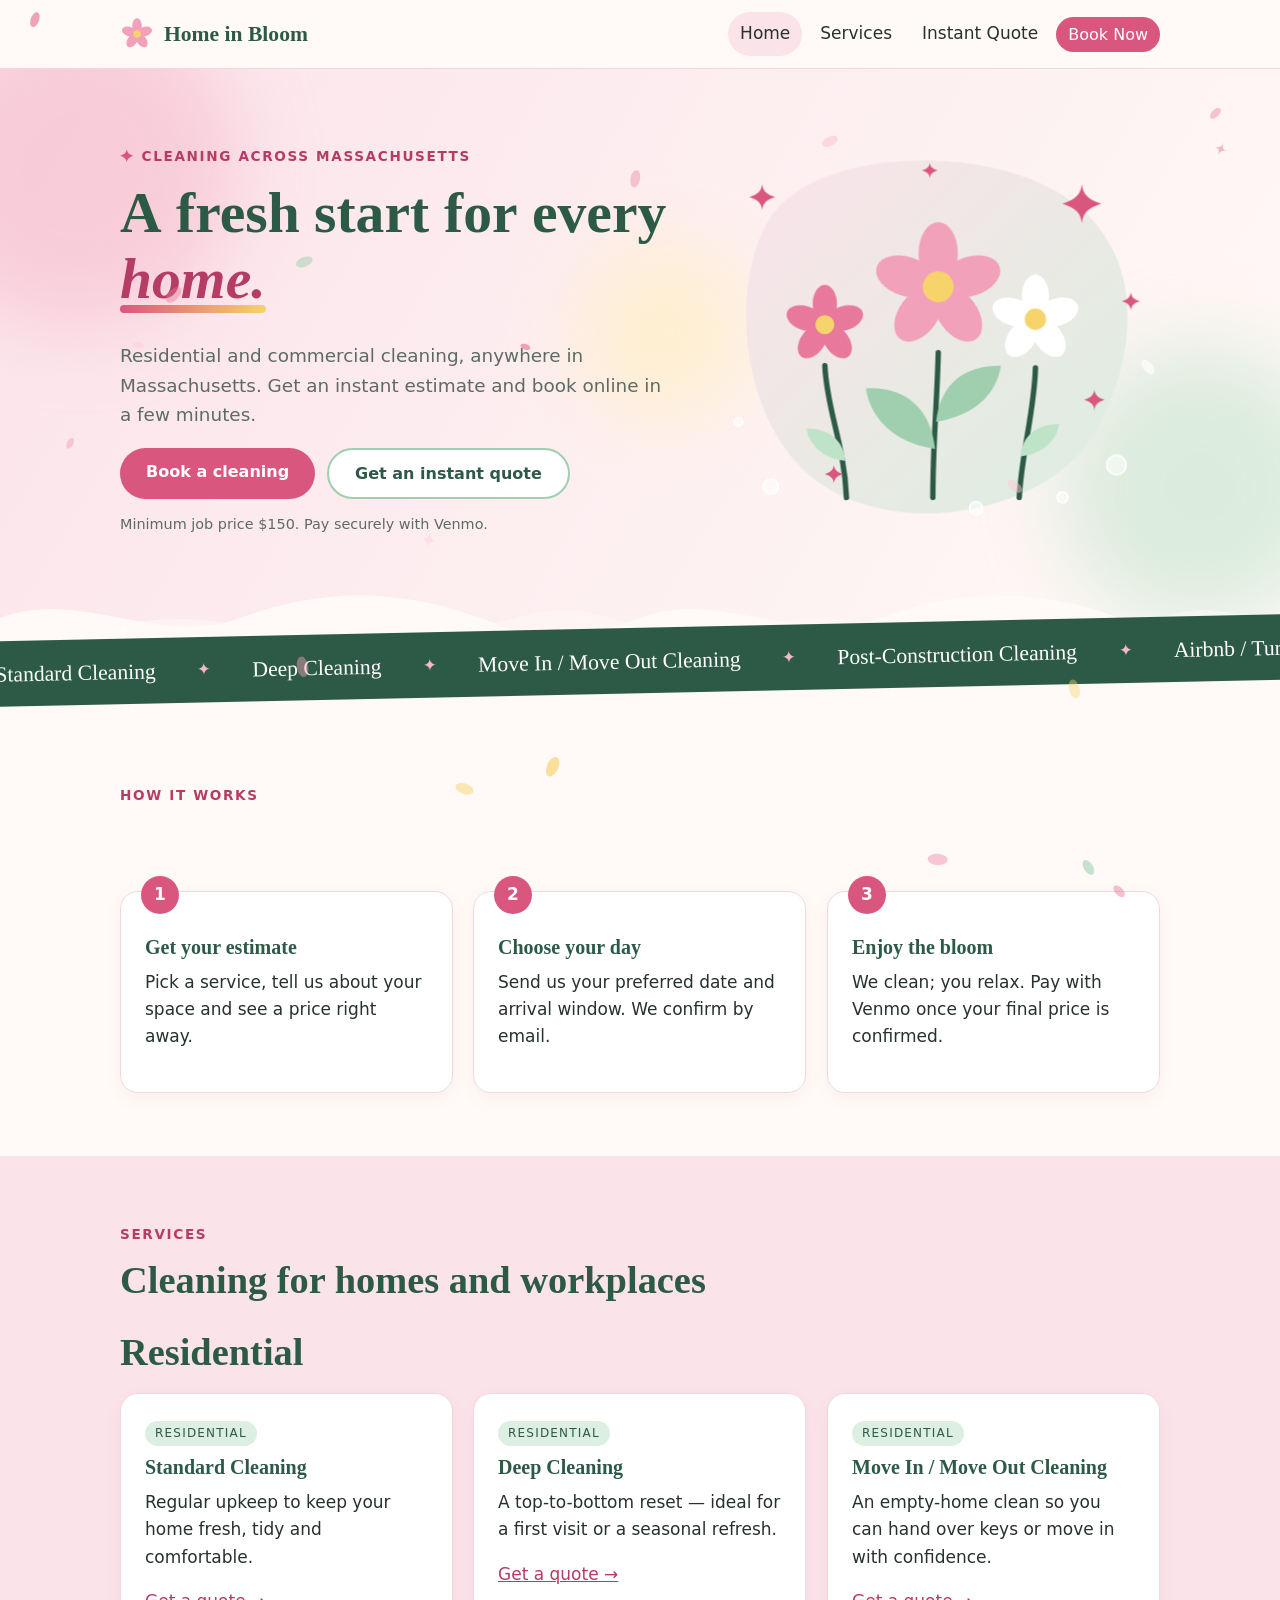
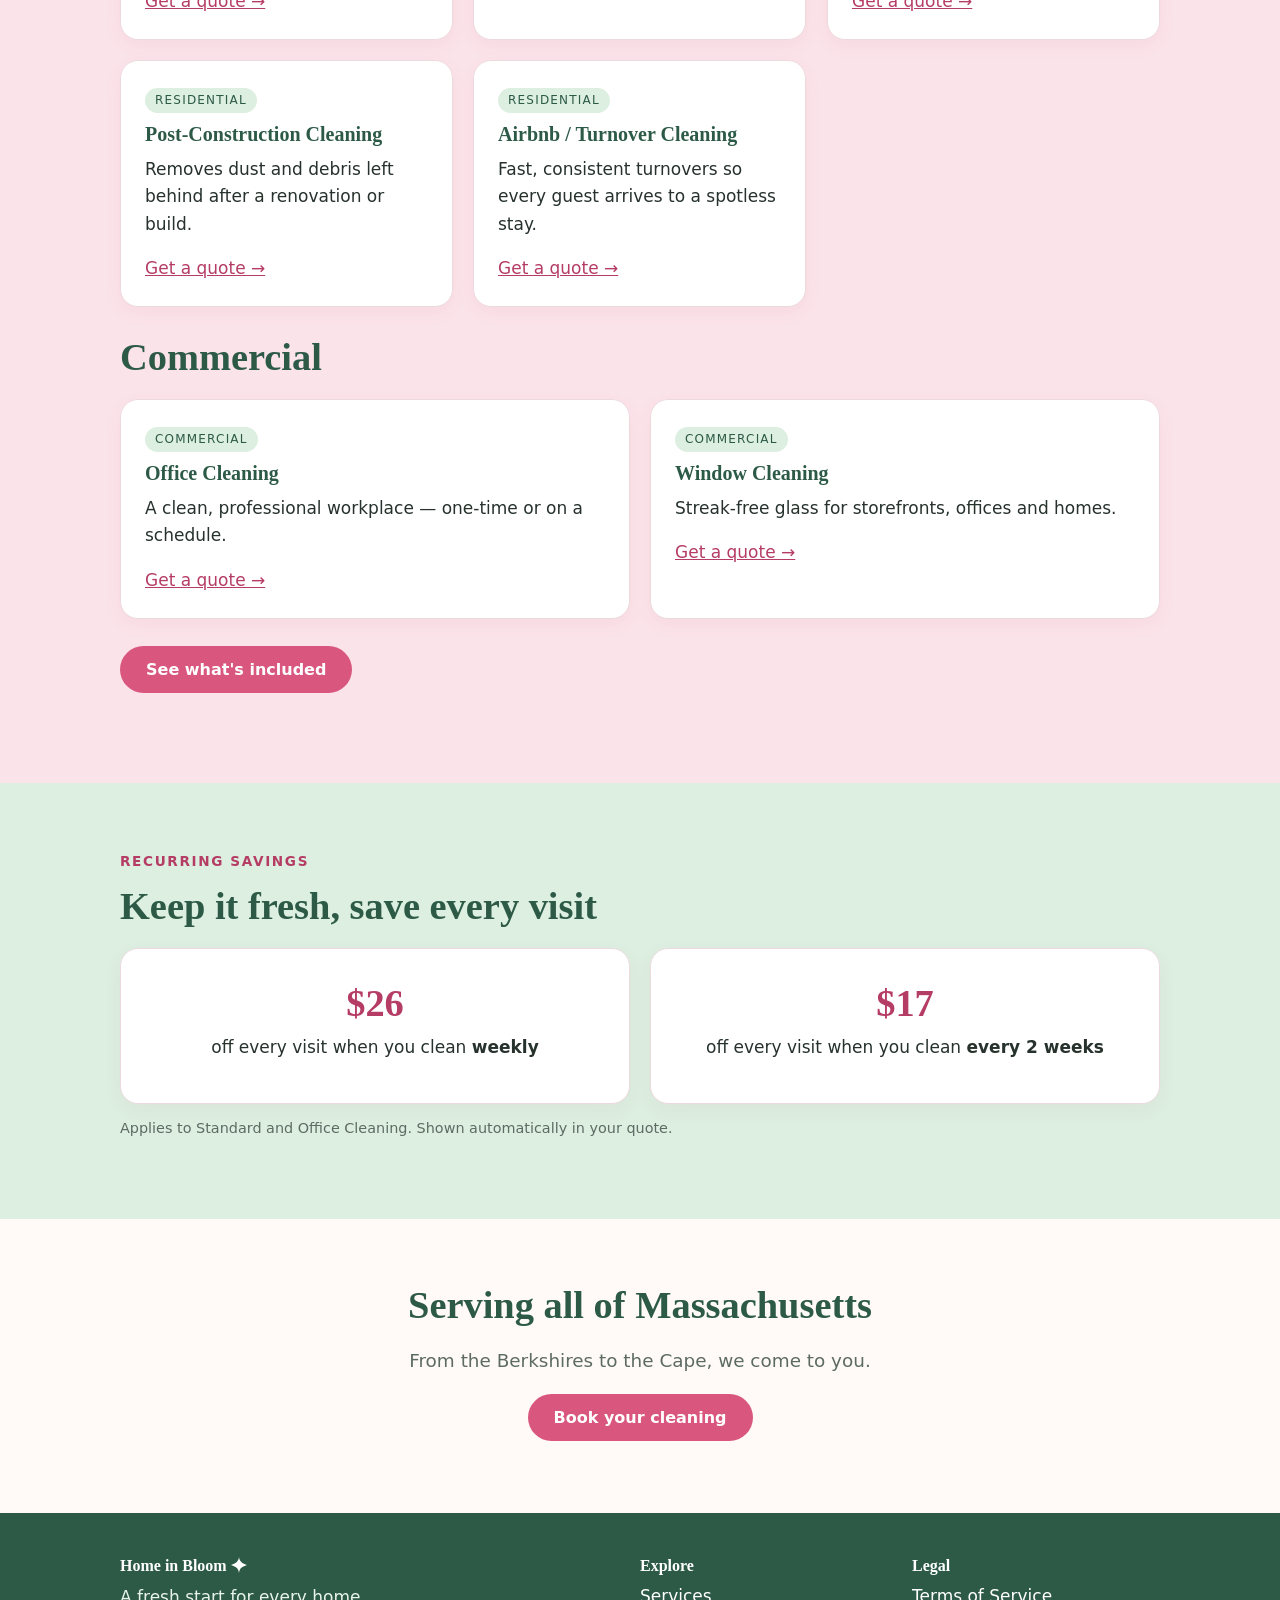
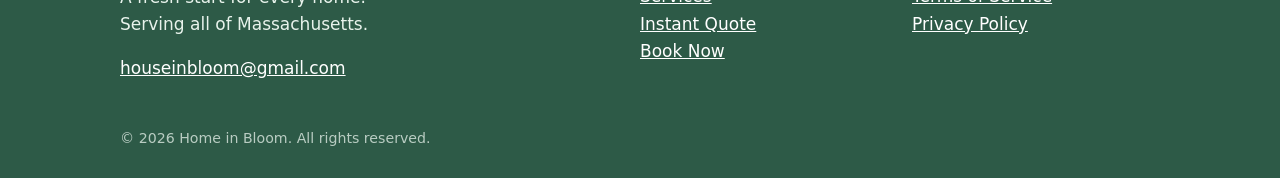
<file: index.html>
<!doctype html>
<html lang="en"><head>
<meta charset="utf-8"><meta name="viewport" content="width=device-width,initial-scale=1">
<title>A fresh start for every home · Home in Bloom</title>
<meta name="description" content="Home in Bloom — residential and commercial cleaning across Massachusetts. Get an instant quote and book online.">
<link rel="icon" href="assets/favicon.svg" type="image/svg+xml">
<link rel="stylesheet" href="assets/style.css"><link rel="stylesheet" href="assets/fx.css">
<script>document.documentElement.classList.add("js")</script>
</head><body>
<div id="site-header"></div>
<main id="main">
<section class="hero"><div class="blobs"><i></i><i></i><i></i></div><div class="wrap">
  <div>
    <span class="eyebrow"><span data-sp></span> Cleaning across Massachusetts</span>
    <h1 data-split>A fresh start for every <em>home.</em></h1>
    <p class="lead">Residential and commercial cleaning, anywhere in Massachusetts. Get an instant estimate and book online in a few minutes.</p>
    <div class="row"><a class="btn pulse" href="book.html">Book a cleaning</a><a class="btn alt" href="quote.html">Get an instant quote</a></div>
    <p class="note" style="margin-top:14px">Minimum job price <span data-min></span>. Pay securely with Venmo.</p>
  </div>
  <svg class="art" viewBox="0 0 420 380" role="img" aria-label="Illustration of blooming flowers, sparkles and bubbles">
    <defs><linearGradient id="g" x1="0" y1="0" x2="1" y2="1"><stop offset="0" stop-color="#fbe3ea"/><stop offset="1" stop-color="#dcefe0"/></linearGradient></defs>
    <path class="blob" d="M60 70c40-60 190-70 270-20s70 150 30 220-170 100-250 50S20 130 60 70z" fill="url(#g)"/>
    <g stroke="#2d5a47" stroke-width="5" fill="none" stroke-linecap="round">
      <path class="stem" pathLength="1" style="--d:.3s" d="M210 330C210 280 214 240 215 196"/>
      <path class="stem" pathLength="1" style="--d:.5s" d="M130 330C128 280 112 250 110 208"/>
      <path class="stem" pathLength="1" style="--d:.7s" d="M290 330C292 290 304 250 305 210"/></g>
    <path class="leaf" style="--d:.9s" d="M212 285c-40-6-60-30-64-56 36-2 60 18 64 56z" fill="#9fcfae"/>
    <path class="leaf r" style="--d:1.05s" d="M213 260c36-6 56-26 60-52-34 0-56 16-60 52z" fill="#9fcfae"/>
    <path class="leaf" style="--d:1.2s" d="M129 296c-22-2-34-16-36-30 20 0 34 10 36 30z" fill="#bfe3c9"/>
    <path class="leaf r" style="--d:1.3s" d="M291 292c22-2 34-16 36-30-20 0-34 10-36 30z" fill="#bfe3c9"/>
    <g transform="translate(150 70) scale(1.3)"><g class="flower" style="--d:1.0s"><g transform="rotate(0 50 50)"><ellipse class="petal" style="--i:0" cx="50" cy="26" rx="14" ry="22" fill="#f2a1ba"/></g><g transform="rotate(72 50 50)"><ellipse class="petal" style="--i:1" cx="50" cy="26" rx="14" ry="22" fill="#f2a1ba"/></g><g transform="rotate(144 50 50)"><ellipse class="petal" style="--i:2" cx="50" cy="26" rx="14" ry="22" fill="#f2a1ba"/></g><g transform="rotate(216 50 50)"><ellipse class="petal" style="--i:3" cx="50" cy="26" rx="14" ry="22" fill="#f2a1ba"/></g><g transform="rotate(288 50 50)"><ellipse class="petal" style="--i:4" cx="50" cy="26" rx="14" ry="22" fill="#f2a1ba"/></g><circle class="ctr" cx="50" cy="50" r="11" fill="#f6d36b"/></g></g>
    <g transform="translate(70 130) scale(0.8)"><g class="flower" style="--d:1.35s"><g transform="rotate(0 50 50)"><ellipse class="petal" style="--i:0" cx="50" cy="26" rx="14" ry="22" fill="#e8799c"/></g><g transform="rotate(72 50 50)"><ellipse class="petal" style="--i:1" cx="50" cy="26" rx="14" ry="22" fill="#e8799c"/></g><g transform="rotate(144 50 50)"><ellipse class="petal" style="--i:2" cx="50" cy="26" rx="14" ry="22" fill="#e8799c"/></g><g transform="rotate(216 50 50)"><ellipse class="petal" style="--i:3" cx="50" cy="26" rx="14" ry="22" fill="#e8799c"/></g><g transform="rotate(288 50 50)"><ellipse class="petal" style="--i:4" cx="50" cy="26" rx="14" ry="22" fill="#e8799c"/></g><circle class="ctr" cx="50" cy="50" r="11" fill="#f6d36b"/></g></g>
    <g transform="translate(260 120) scale(0.9)"><g class="flower" style="--d:1.6s"><g transform="rotate(0 50 50)"><ellipse class="petal" style="--i:0" cx="50" cy="26" rx="14" ry="22" fill="#ffffff"/></g><g transform="rotate(72 50 50)"><ellipse class="petal" style="--i:1" cx="50" cy="26" rx="14" ry="22" fill="#ffffff"/></g><g transform="rotate(144 50 50)"><ellipse class="petal" style="--i:2" cx="50" cy="26" rx="14" ry="22" fill="#ffffff"/></g><g transform="rotate(216 50 50)"><ellipse class="petal" style="--i:3" cx="50" cy="26" rx="14" ry="22" fill="#ffffff"/></g><g transform="rotate(288 50 50)"><ellipse class="petal" style="--i:4" cx="50" cy="26" rx="14" ry="22" fill="#ffffff"/></g><circle class="ctr" cx="50" cy="50" r="11" fill="#f6d36b"/></g></g>
    <g transform="translate(330 40) scale(1.5)"><path class="tw" style="--t:0s" fill="#d9577f" d="M12 0c.8 6.2 3.5 9.3 12 12-8.5 2.7-11.2 5.8-12 12-.8-6.2-3.5-9.3-12-12 8.5-2.7 11.2-5.8 12-12z"/></g><g transform="translate(40 40) scale(1)"><path class="tw" style="--t:0.7s" fill="#d9577f" d="M12 0c.8 6.2 3.5 9.3 12 12-8.5 2.7-11.2 5.8-12 12-.8-6.2-3.5-9.3-12-12 8.5-2.7 11.2-5.8 12-12z"/></g><g transform="translate(350 230) scale(0.8)"><path class="tw" style="--t:1.4s" fill="#d9577f" d="M12 0c.8 6.2 3.5 9.3 12 12-8.5 2.7-11.2 5.8-12 12-.8-6.2-3.5-9.3-12-12 8.5-2.7 11.2-5.8 12-12z"/></g><g transform="translate(110 300) scale(0.7)"><path class="tw" style="--t:0.35s" fill="#d9577f" d="M12 0c.8 6.2 3.5 9.3 12 12-8.5 2.7-11.2 5.8-12 12-.8-6.2-3.5-9.3-12-12 8.5-2.7 11.2-5.8 12-12z"/></g><g transform="translate(200 20) scale(0.6)"><path class="tw" style="--t:1.1s" fill="#d9577f" d="M12 0c.8 6.2 3.5 9.3 12 12-8.5 2.7-11.2 5.8-12 12-.8-6.2-3.5-9.3-12-12 8.5-2.7 11.2-5.8 12-12z"/></g><g transform="translate(385 140) scale(0.7)"><path class="tw" style="--t:1.9s" fill="#d9577f" d="M12 0c.8 6.2 3.5 9.3 12 12-8.5 2.7-11.2 5.8-12 12-.8-6.2-3.5-9.3-12-12 8.5-2.7 11.2-5.8 12-12z"/></g>
    <circle class="bub" style="--t:0s" cx="60" cy="320" r="7" fill="rgba(255,255,255,.55)" stroke="#fff" stroke-width="1.5"/><circle class="bub" style="--t:2s" cx="330" cy="330" r="5" fill="rgba(255,255,255,.55)" stroke="#fff" stroke-width="1.5"/><circle class="bub" style="--t:3.5s" cx="380" cy="300" r="9" fill="rgba(255,255,255,.55)" stroke="#fff" stroke-width="1.5"/><circle class="bub" style="--t:5s" cx="30" cy="260" r="4" fill="rgba(255,255,255,.55)" stroke="#fff" stroke-width="1.5"/><circle class="bub" style="--t:1.2s" cx="250" cy="340" r="6" fill="rgba(255,255,255,.55)" stroke="#fff" stroke-width="1.5"/>
  </svg>
</div><div class="wave bottom" style="--c:var(--cream)" aria-hidden="true"><svg viewBox="0 0 2880 80" preserveAspectRatio="none"><path d="M0 40C180 0 360 80 540 40S900 0 1080 40S1260 80 1440 40V80H0Z M1440 40C1620 0 1800 80 1980 40S2340 0 2520 40S2700 80 2880 40V80H1440Z"/></svg><svg viewBox="0 0 2880 80" preserveAspectRatio="none"><path d="M0 52C120 78 360 18 540 52S900 78 1080 52S1260 18 1440 52C1560 78 1800 18 1980 52S2340 78 2520 52S2700 18 2880 52V80H0Z"/></svg></div></section>
<div class="marquee" data-marquee aria-hidden="true"></div>

<section><div class="wrap">
  <span class="eyebrow">How it works</span><h2>Booked in three simple steps</h2>
  <div class="grid g3 steps" style="margin-top:28px">
    <div class="card"><h3>Get your estimate</h3><p>Pick a service, tell us about your space and see a price right away.</p></div>
    <div class="card"><h3>Choose your day</h3><p>Send us your preferred date and arrival window. We confirm by email.</p></div>
    <div class="card"><h3>Enjoy the bloom</h3><p>We clean; you relax. Pay with Venmo once your final price is confirmed.</p></div>
  </div>
</div></section>

<section class="pink"><div class="wrap">
  <span class="eyebrow">Services</span><h2>Cleaning for homes and workplaces</h2>
  <div data-services="brief"></div>
  <p style="margin-top:28px"><a class="btn" href="services.html">See what's included</a></p>
</div></section>

<section class="band"><div class="wrap">
  <span class="eyebrow">Recurring savings</span><h2>Keep it fresh, save every visit</h2>
  <div class="disc">
    <div class="card"><div class="big" data-weekly></div><p>off every visit when you clean <b>weekly</b></p></div>
    <div class="card"><div class="big" data-biweekly></div><p>off every visit when you clean <b>every 2 weeks</b></p></div>
  </div>
  <p class="note" style="margin-top:14px">Applies to Standard and Office Cleaning. Shown automatically in your quote.</p>
</div></section>

<section id="reviews-sec" hidden><div class="wrap">
  <span class="eyebrow">Kind words</span><h2>What our customers say</h2>
  <div class="grid g3" id="reviews"></div>
</div></section>

<section><div class="wrap narrow" style="text-align:center">
  <h2>Serving all of Massachusetts</h2>
  <p class="lead">From the Berkshires to the Cape, we come to you.</p>
  <a class="btn" href="book.html">Book your cleaning</a>
</div></section>
</main>
<div id="site-footer"></div>
<script src="assets/config.js"></script><script src="assets/pricing.js"></script><script src="assets/layout.js"></script>
<script src="assets/render-services.js"></script>
<script>
(function(){const C=HIB,P=HIBPricing;
 document.querySelector("[data-weekly]").textContent=P.fmt(C.recurring.weekly.discount);
 document.querySelector("[data-biweekly]").textContent=P.fmt(C.recurring.biweekly.discount);
 document.querySelectorAll("[data-sp]").forEach(e=>e.innerHTML=HIBArt.sparkle);
 if(C.reviews.length){document.getElementById("reviews-sec").hidden=false;
  const esc=v=>String(v).replace(/[&<>"]/g,c=>({"&":"&amp;","<":"&lt;",">":"&gt;","\"":"&quot;"}[c]));
  document.getElementById("reviews").innerHTML=C.reviews.map(r=>`<figure class="card" style="margin:0"><blockquote>“${esc(r.quote)}”</blockquote><figcaption class="note" style="margin-top:10px">— ${esc(r.name)}${r.detail?", "+esc(r.detail):""}</figcaption></figure>`).join("");}
})();</script>
<script src="assets/fx.js"></script>
</body></html>
</file>
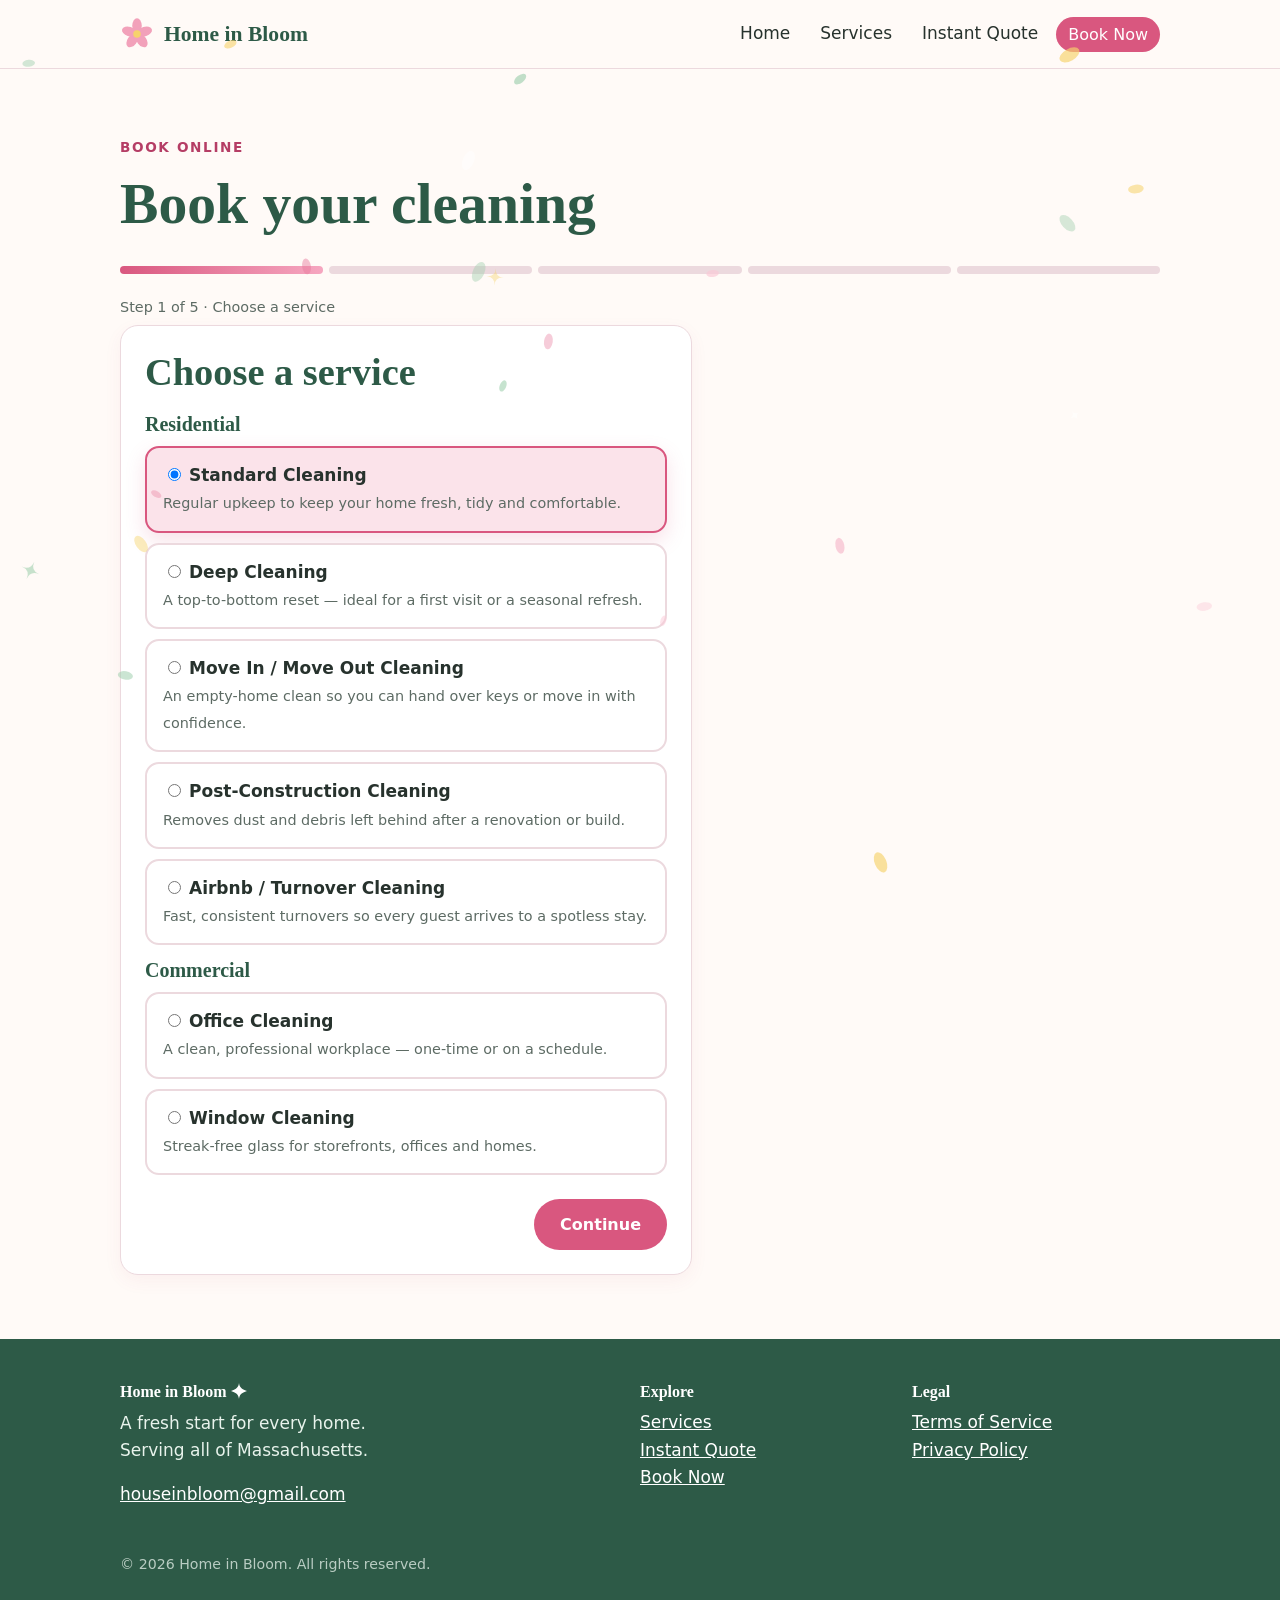
<file: book.html>
<!doctype html>
<html lang="en"><head>
<meta charset="utf-8"><meta name="viewport" content="width=device-width,initial-scale=1">
<title>Book Now · Home in Bloom</title>
<meta name="description" content="Book your Home in Bloom cleaning in a few easy steps.">
<link rel="icon" href="assets/favicon.svg" type="image/svg+xml">
<link rel="stylesheet" href="assets/style.css"><link rel="stylesheet" href="assets/fx.css">
<script>document.documentElement.classList.add("js")</script>
</head><body>
<div id="site-header"></div>
<main id="main"><section><div class="wrap">
  <span class="eyebrow">Book online</span><h1>Book your cleaning</h1>
  <div id="flow">
    <div class="progress" aria-hidden="true"><span></span><span></span><span></span><span></span><span></span></div>
    <div class="stepname" id="stepname" aria-live="polite"></div>
    <div class="split">
      <div class="card">
        <div class="step"><h2>Choose a service</h2><div id="svcList"></div></div>
        <div class="step"><h2>Tell us about the space</h2><div id="details"></div></div>
        <div class="step"><h2>Pick a date &amp; time</h2>
          <label for="date">Preferred date</label><input type="date" id="date"><div class="err" id="dateErr"></div>
          <label for="time">Arrival window</label>
          <select id="time"><option value="">Select…</option><option>Morning</option><option>Midday</option><option>Afternoon</option><option>Flexible</option></select><div class="err" id="timeErr"></div>
          <label for="altDate">Backup date (optional)</label><input type="date" id="altDate">
          <p class="note" style="margin-top:12px">We'll confirm availability by email.</p></div>
        <div class="step"><h2>Your details</h2>
          <label for="name">Full name</label><input id="name" autocomplete="name"><div class="err" id="nameErr"></div>
          <div class="two"><div><label for="email">Email</label><input id="email" type="email" autocomplete="email"><div class="err" id="emailErr"></div></div>
          <div><label for="phone">Phone (optional)</label><input id="phone" type="tel" autocomplete="tel"></div></div>
          <label for="address">Street address</label><input id="address" autocomplete="street-address"><div class="err" id="addressErr"></div>
          <div class="two"><div><label for="city">City / town</label><input id="city" autocomplete="address-level2"><div class="err" id="cityErr"></div></div>
          <div><label for="zip">ZIP</label><input id="zip" inputmode="numeric" maxlength="5" autocomplete="postal-code"><div class="err" id="zipErr"></div></div></div>
          <label for="notes">Access, pets, special requests (optional)</label><textarea id="notes" rows="3"></textarea></div>
        <div class="step"><h2>Review &amp; send</h2><div id="review"></div>
          <div class="callout"><b>Payment:</b> via Venmo (<span data-venmo></span>) after we confirm your final price.</div>
          <label class="check"><input type="checkbox" id="agree"> <span>I agree to the <a href="terms.html" target="_blank">Terms of Service</a> and understand a <b id="cancelFee"></b> fee applies if I cancel a confirmed booking.</span></label>
          <div class="err" id="agreeErr"></div><div class="err" id="sendErr"></div></div>
        <div class="nav"><button class="btn alt" id="back" type="button">Back</button>
          <button class="btn" id="next" type="button">Continue</button><button class="btn" id="submit" type="button">Send booking request</button></div>
      </div>
      <aside class="card summary" id="summaryCol"><div id="summary"></div></aside>
    </div>
  </div>
  <div id="done" class="card narrow" style="display:none"></div>
</div></section></main>
<div id="site-footer"></div>
<script src="assets/config.js"></script><script src="assets/pricing.js"></script><script src="assets/layout.js"></script>
<script src="assets/estimator-ui.js"></script><script src="assets/book.js"></script>
<script>document.querySelector("[data-venmo]").textContent="@"+HIB.business.venmo;</script>
<script src="assets/fx.js"></script>
</body></html>
</file>
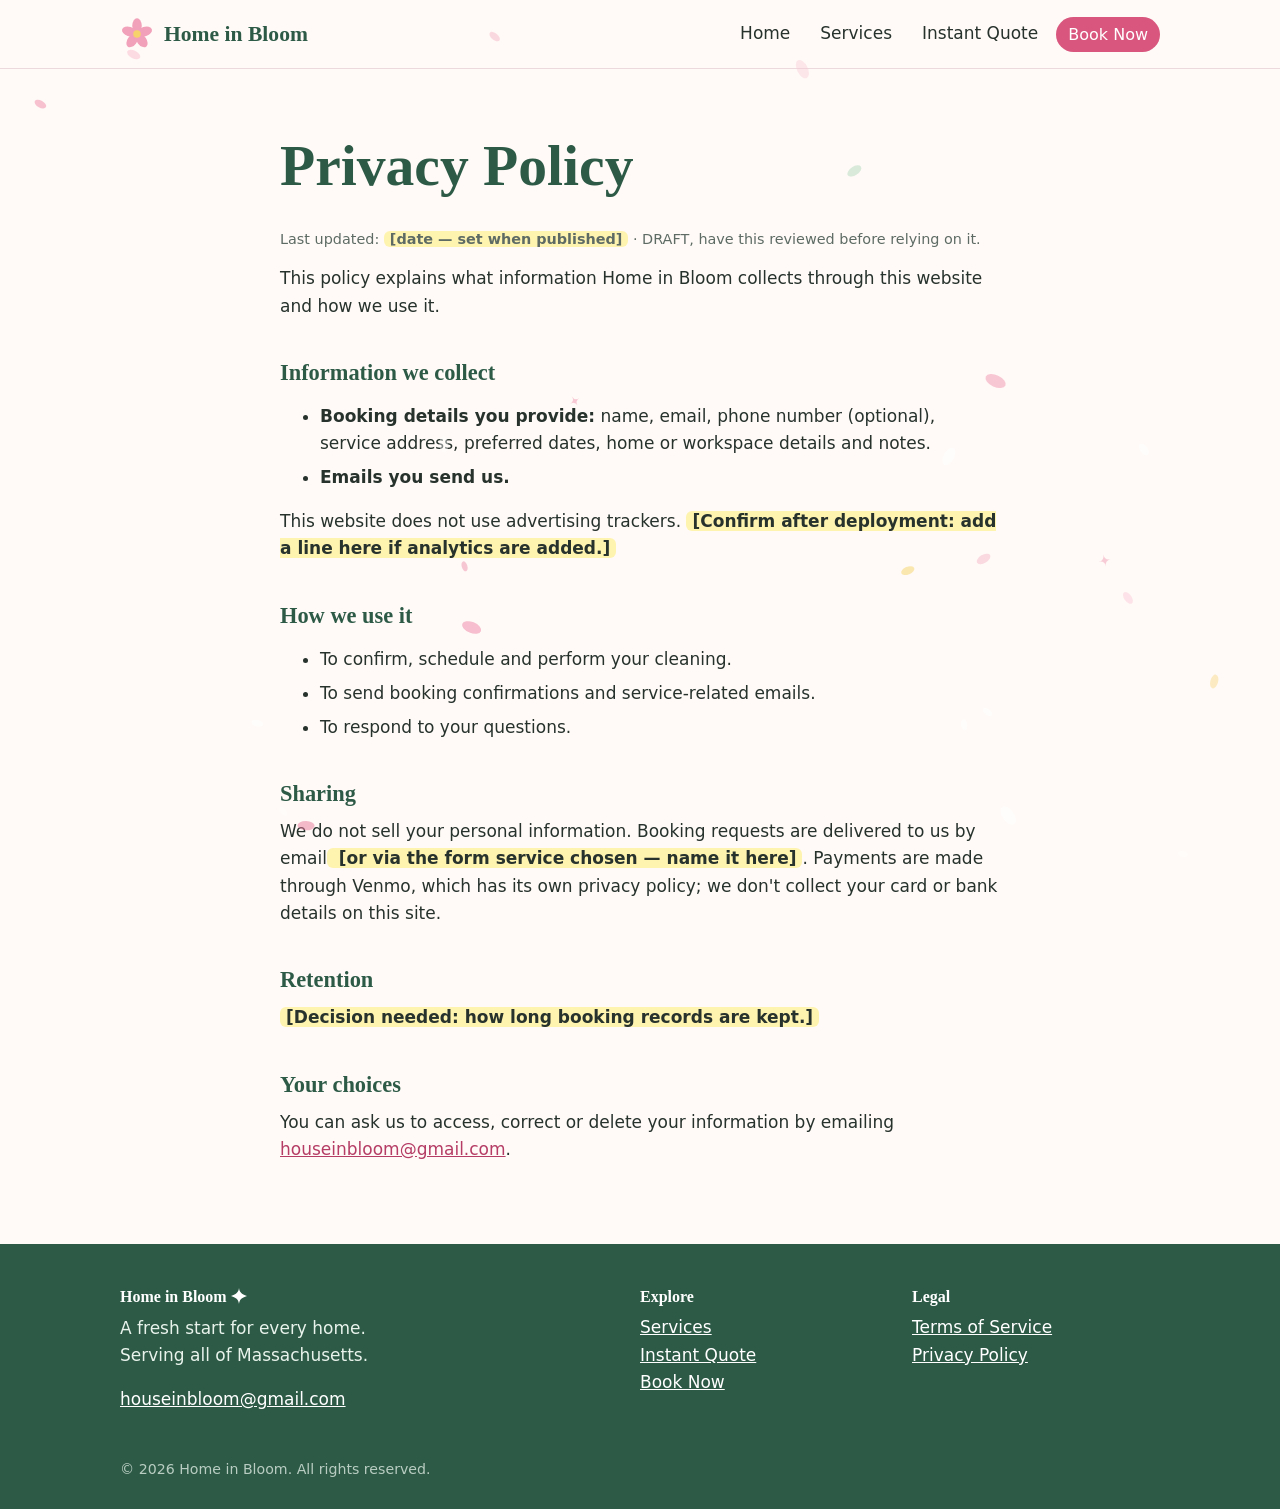
<file: privacy.html>
<!doctype html>
<html lang="en"><head>
<meta charset="utf-8"><meta name="viewport" content="width=device-width,initial-scale=1">
<title>Privacy Policy · Home in Bloom</title><link rel="icon" href="assets/favicon.svg" type="image/svg+xml">
<link rel="stylesheet" href="assets/style.css"><link rel="stylesheet" href="assets/fx.css">
<script>document.documentElement.classList.add("js")</script></head><body><div id="site-header"></div>
<main id="main"><section class="legal"><div class="wrap narrow">
<h1>Privacy Policy</h1>
<p class="note">Last updated: <span class="tbd">[date — set when published]</span> · DRAFT, have this reviewed before relying on it.</p>
<p>This policy explains what information Home in Bloom collects through this website and how we use it.</p>

<h2>Information we collect</h2>
<ul><li><b>Booking details you provide:</b> name, email, phone number (optional), service address, preferred dates, home or workspace details and notes.</li>
<li><b>Emails you send us.</b></li></ul>
<p>This website does not use advertising trackers. <span class="tbd">[Confirm after deployment: add a line here if analytics are added.]</span></p>

<h2>How we use it</h2>
<ul><li>To confirm, schedule and perform your cleaning.</li><li>To send booking confirmations and service-related emails.</li><li>To respond to your questions.</li></ul>

<h2>Sharing</h2>
<p>We do not sell your personal information. Booking requests are delivered to us by email<span class="tbd"> [or via the form service chosen — name it here]</span>. Payments are made through Venmo, which has its own privacy policy; we don't collect your card or bank details on this site.</p>

<h2>Retention</h2>
<p><span class="tbd">[Decision needed: how long booking records are kept.]</span></p>

<h2>Your choices</h2>
<p>You can ask us to access, correct or delete your information by emailing <a href="mailto:houseinbloom@gmail.com">houseinbloom@gmail.com</a>.</p>
</div></section></main>
<div id="site-footer"></div><script src="assets/config.js"></script><script src="assets/pricing.js"></script><script src="assets/layout.js"></script>
<script>document.querySelectorAll("[data-min]").forEach(e=>e.textContent=HIBPricing.fmt(HIB.minimum));document.querySelectorAll("[data-fee]").forEach(e=>e.textContent=HIBPricing.fmt(HIB.cancelFee));</script><script src="assets/fx.js"></script>
</body></html>
</file>
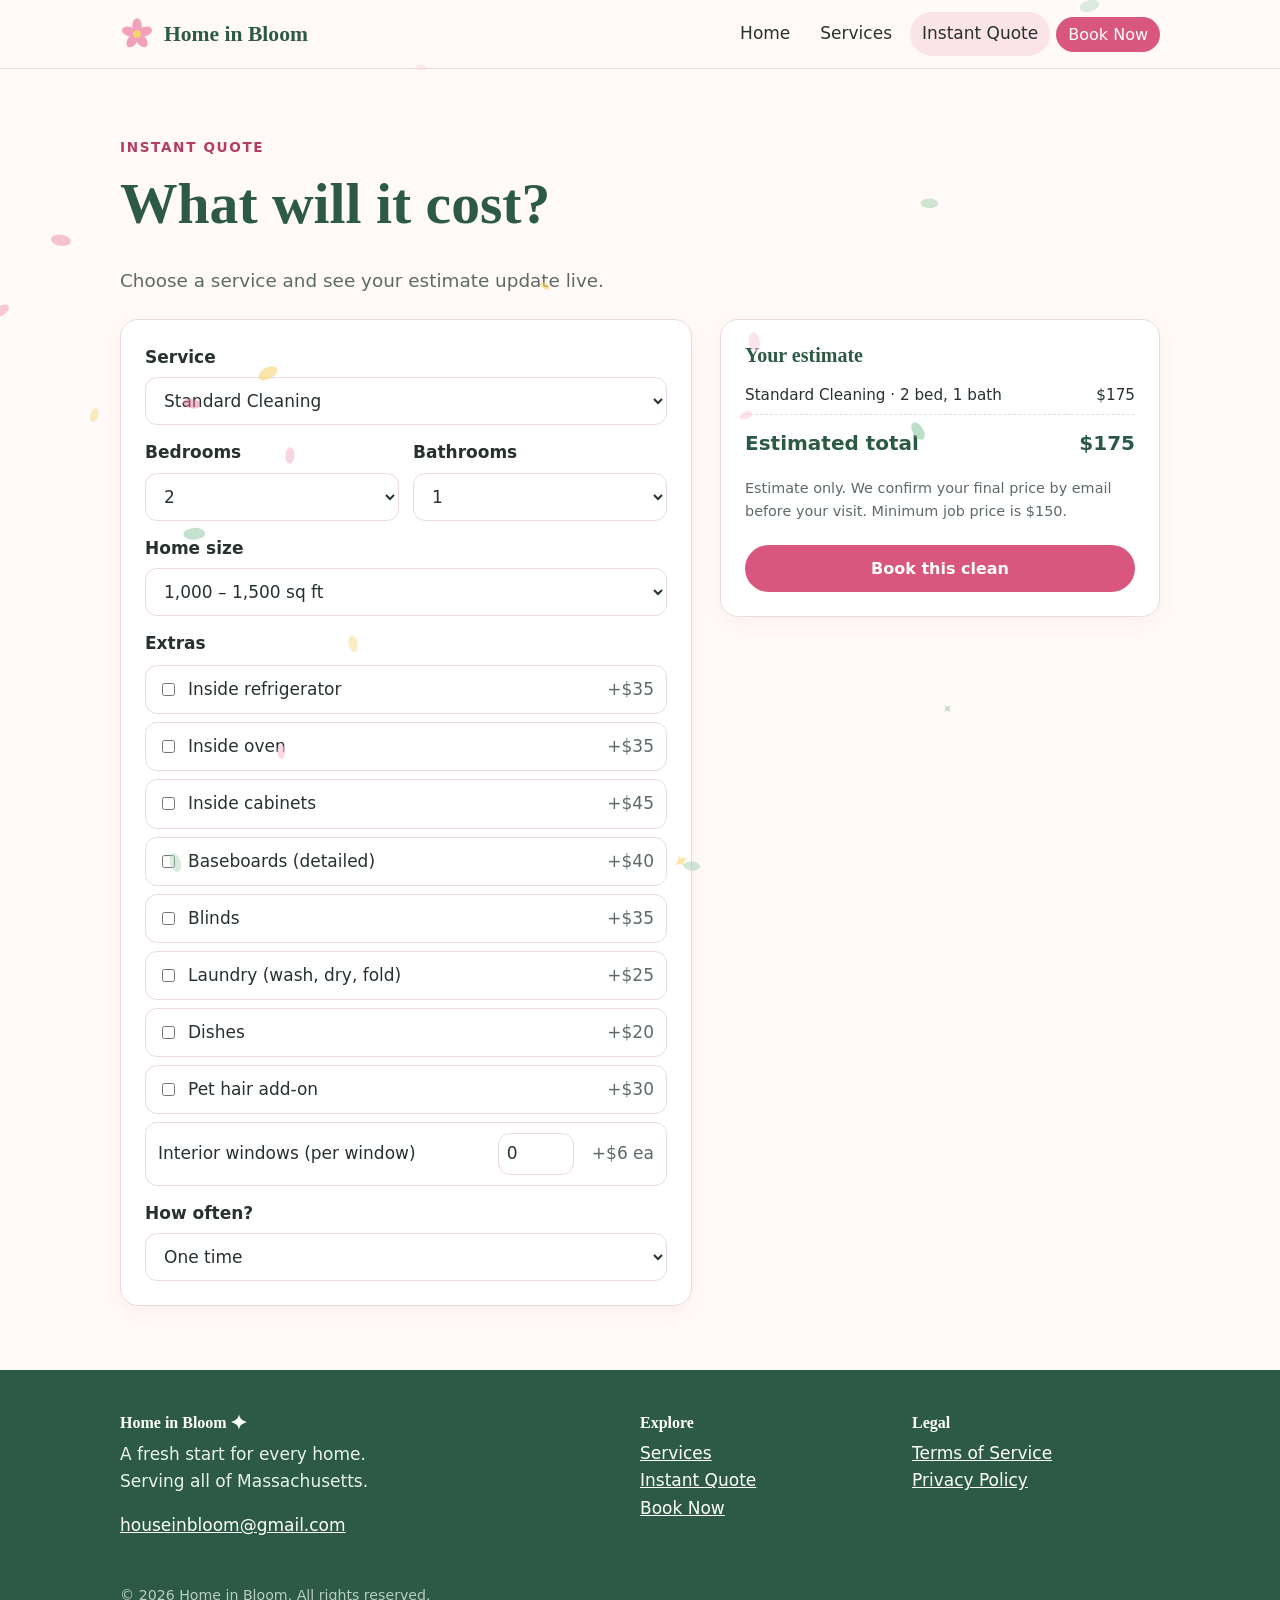
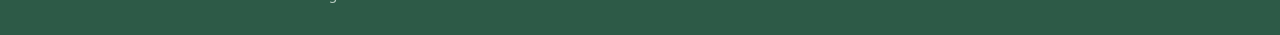
<file: quote.html>
<!doctype html>
<html lang="en"><head>
<meta charset="utf-8"><meta name="viewport" content="width=device-width,initial-scale=1">
<title>Instant Quote · Home in Bloom</title>
<meta name="description" content="Get an instant cleaning estimate for your Massachusetts home or business.">
<link rel="icon" href="assets/favicon.svg" type="image/svg+xml">
<link rel="stylesheet" href="assets/style.css"><link rel="stylesheet" href="assets/fx.css">
<script>document.documentElement.classList.add("js")</script>
</head><body>
<div id="site-header"></div>
<main id="main"><section><div class="wrap">
  <span class="eyebrow">Instant quote</span><h1>What will it cost?</h1>
  <p class="lead">Choose a service and see your estimate update live.</p>
  <div class="split" style="margin-top:24px">
    <div class="card"><label for="svc" style="margin-top:0">Service</label><select id="svc"></select><div id="details"></div></div>
    <aside class="card summary"><div id="summary"></div><button class="btn" id="bookBtn" style="width:100%;margin-top:8px">Book this clean</button></aside>
  </div>
</div></section></main>
<div id="site-footer"></div>
<script src="assets/config.js"></script><script src="assets/pricing.js"></script><script src="assets/layout.js"></script>
<script src="assets/estimator-ui.js"></script><script src="assets/quote.js"></script>
<script src="assets/fx.js"></script>
</body></html>
</file>
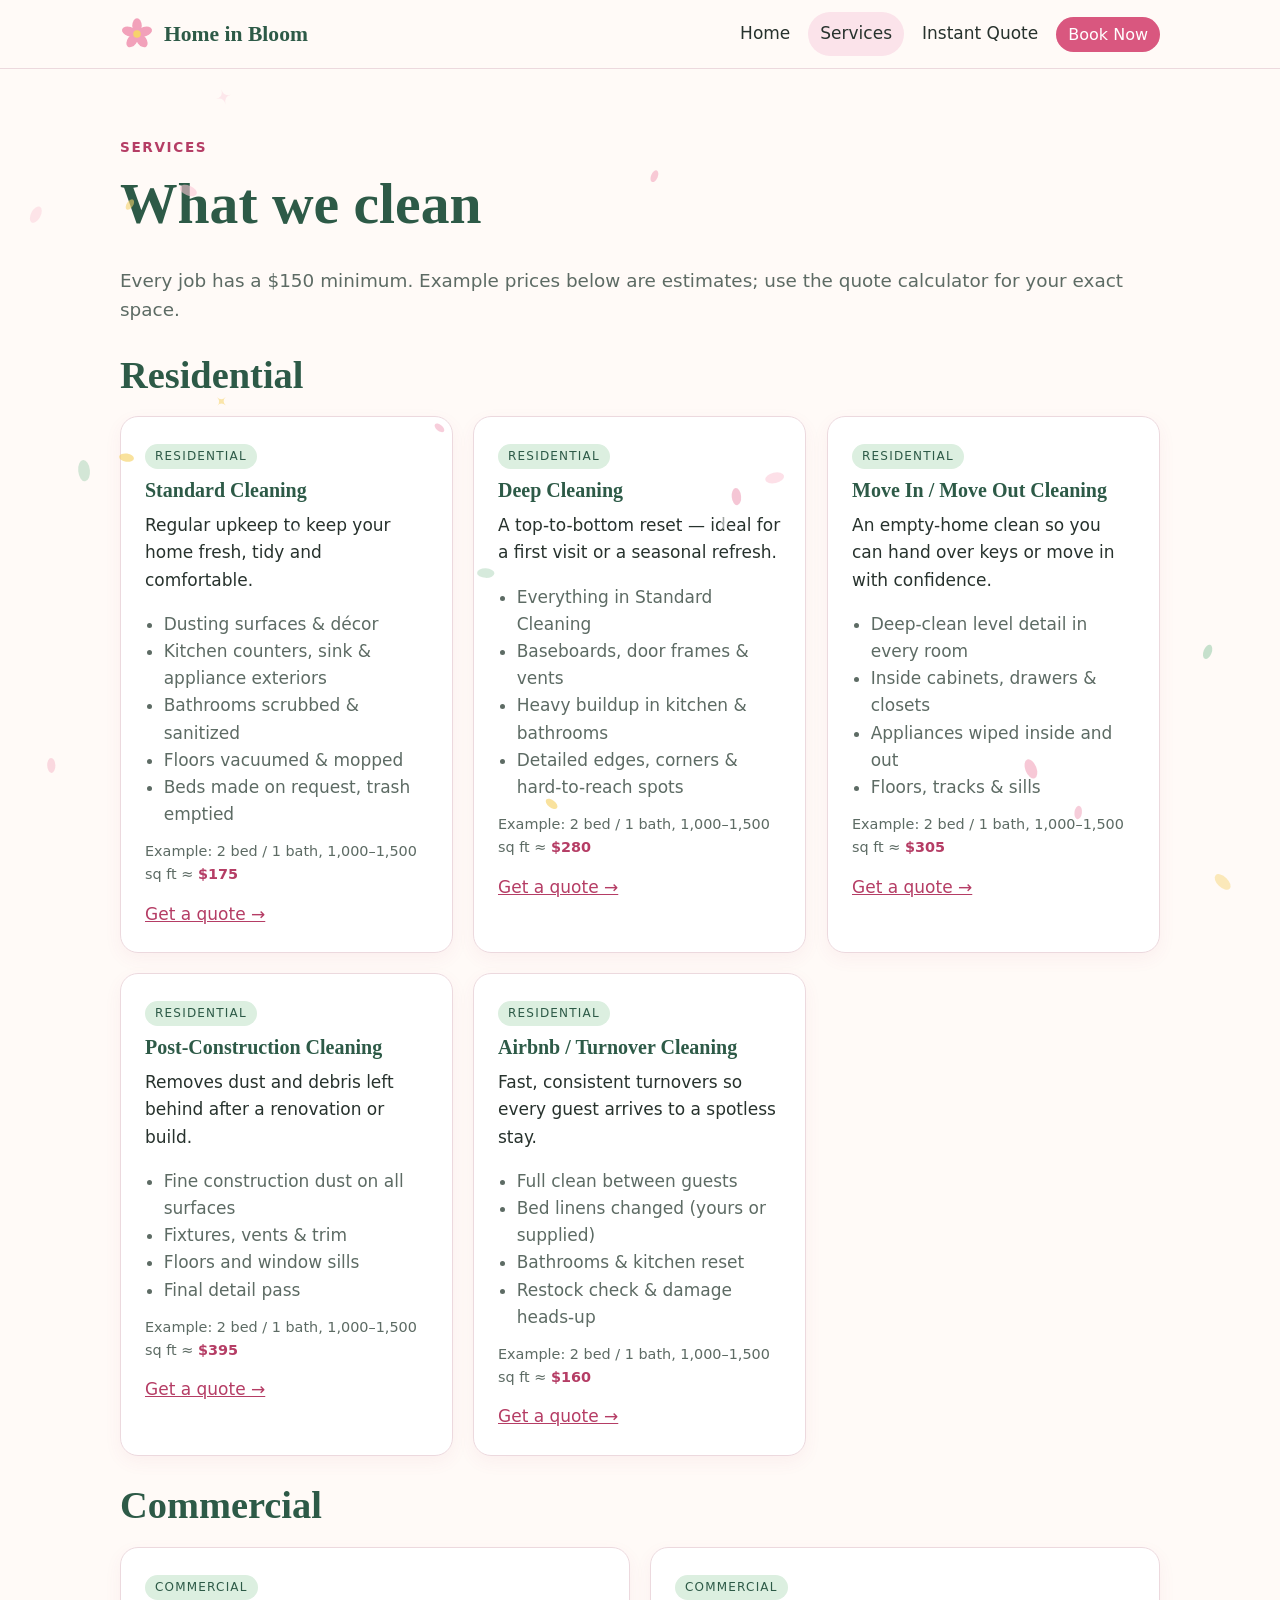
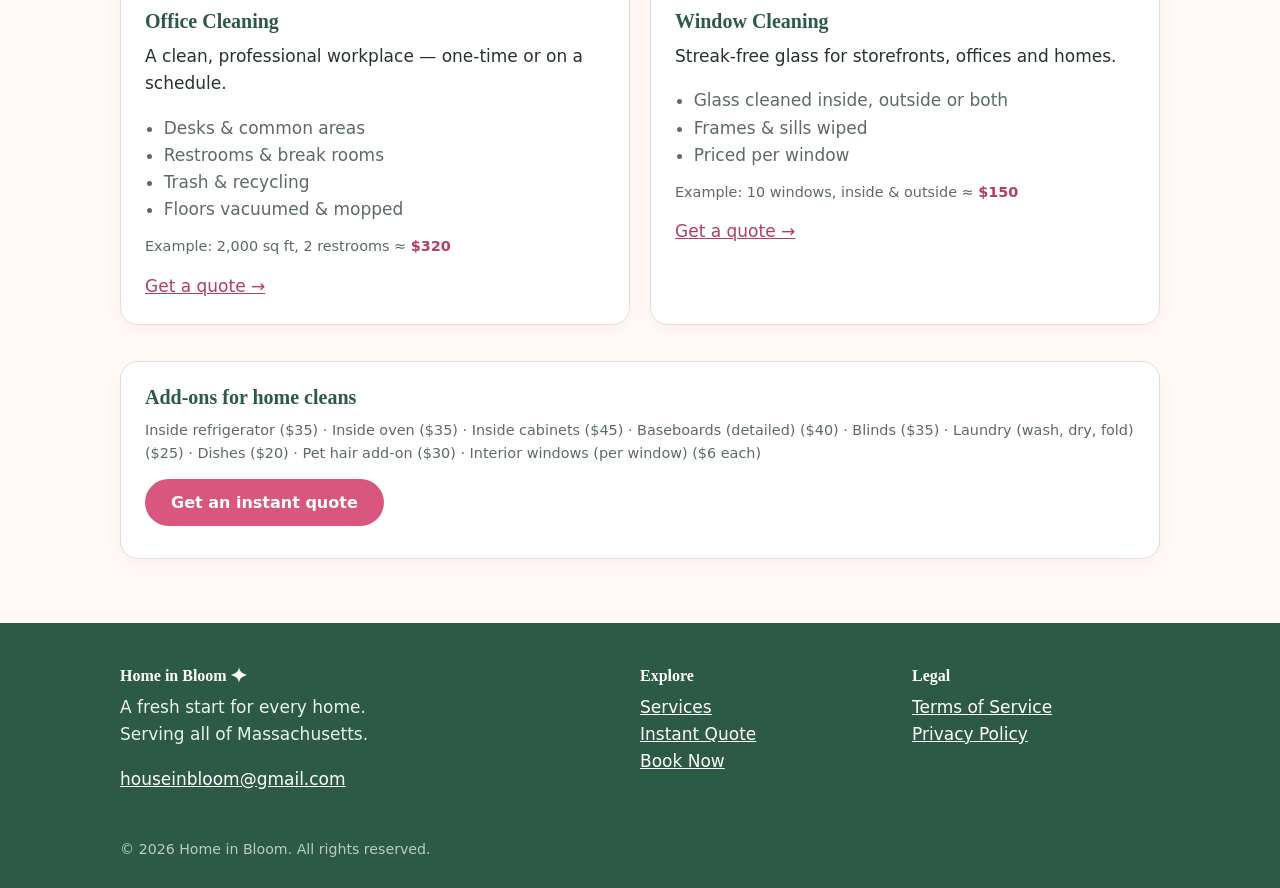
<file: services.html>
<!doctype html>
<html lang="en"><head>
<meta charset="utf-8"><meta name="viewport" content="width=device-width,initial-scale=1">
<title>Services · Home in Bloom</title>
<meta name="description" content="Residential and commercial cleaning services in Massachusetts: standard, deep, move in/out, post-construction, Airbnb turnover, office and window cleaning.">
<link rel="icon" href="assets/favicon.svg" type="image/svg+xml">
<link rel="stylesheet" href="assets/style.css"><link rel="stylesheet" href="assets/fx.css">
<script>document.documentElement.classList.add("js")</script>
</head><body>
<div id="site-header"></div>
<main id="main"><section><div class="wrap">
  <span class="eyebrow">Services</span><h1>What we clean</h1>
  <p class="lead">Every job has a <span data-min></span> minimum. Example prices below are estimates; use the quote calculator for your exact space.</p>
  <div data-services="full"></div>
  <div class="card" style="margin-top:36px"><h3>Add-ons for home cleans</h3>
    <p class="note" id="extrasList"></p>
    <a class="btn" href="quote.html">Get an instant quote</a></div>
</div></section></main>
<div id="site-footer"></div>
<script src="assets/config.js"></script><script src="assets/pricing.js"></script><script src="assets/layout.js"></script>
<script src="assets/render-services.js"></script>
<script>document.getElementById("extrasList").textContent=HIB.extras.map(x=>x.label+" ("+HIBPricing.fmt(x.price)+(x.qty?" each":"")+")").join(" · ");</script>
<script src="assets/fx.js"></script>
</body></html>
</file>
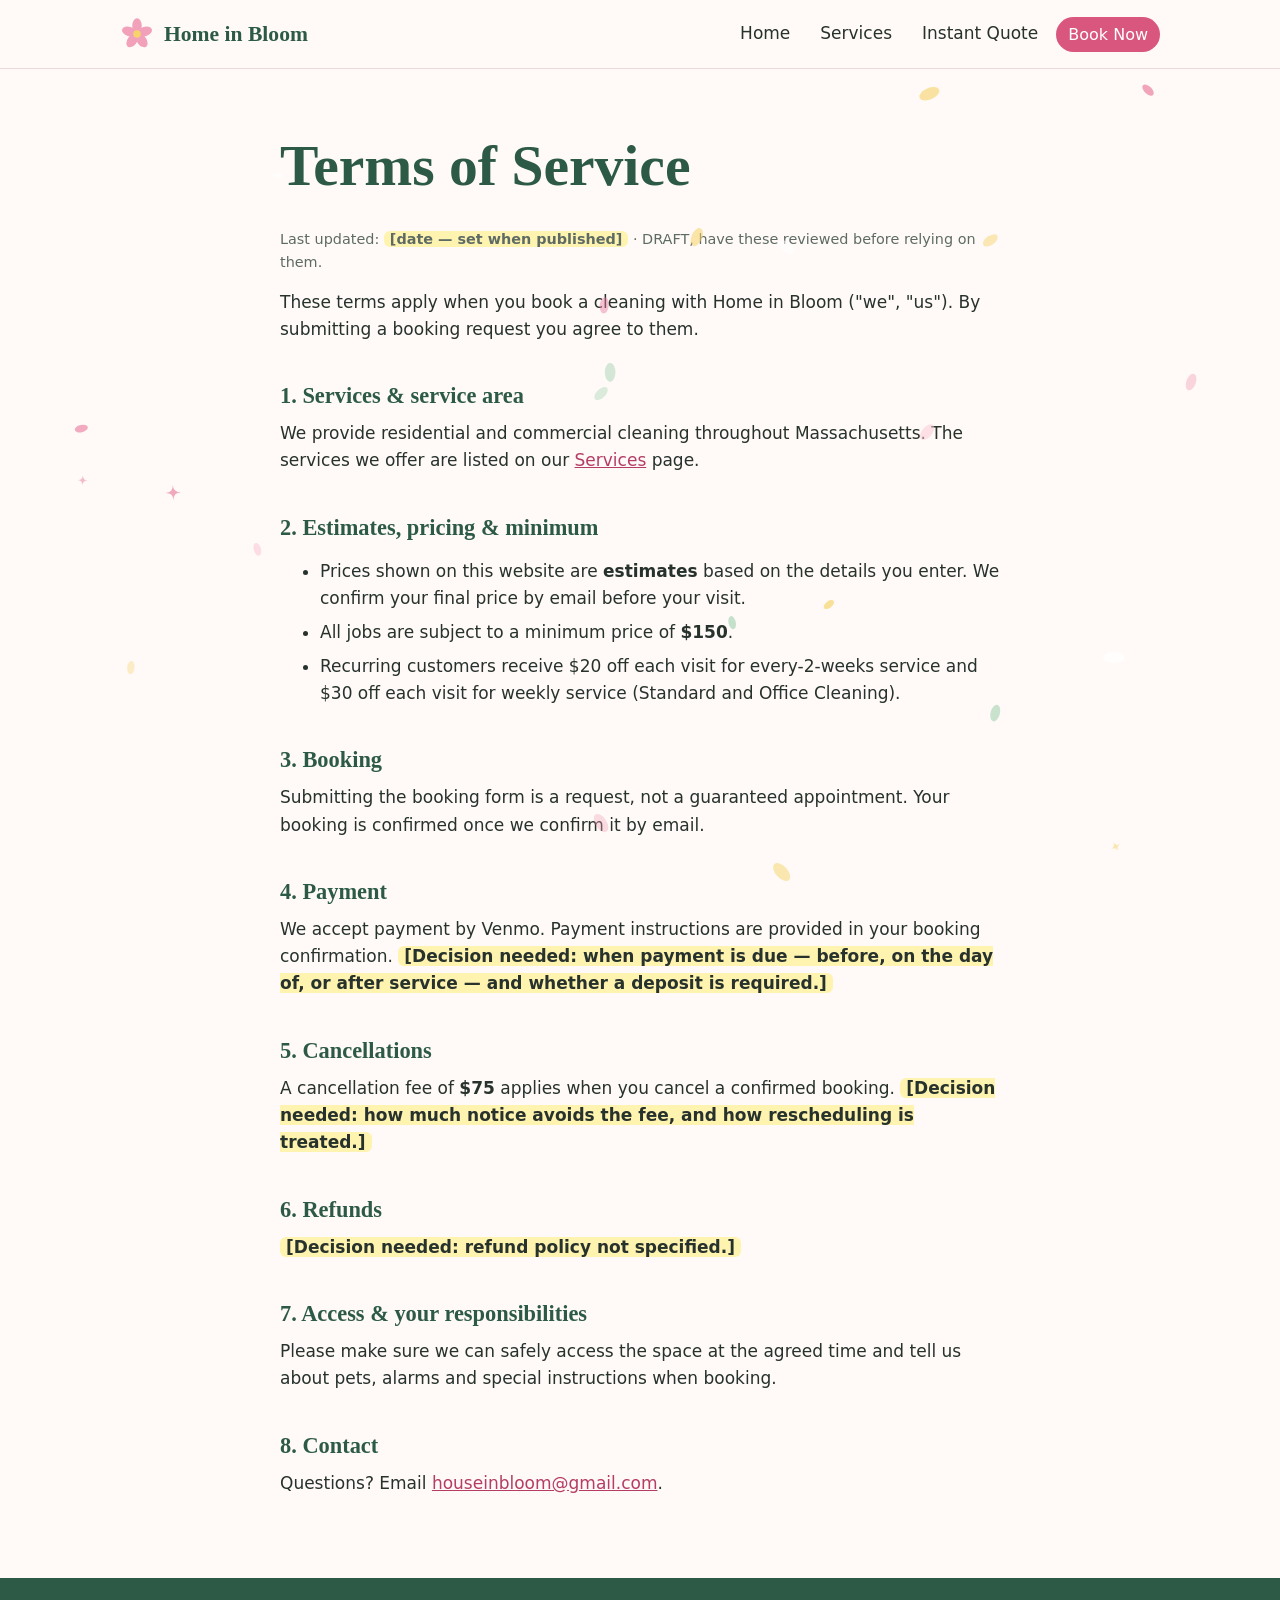
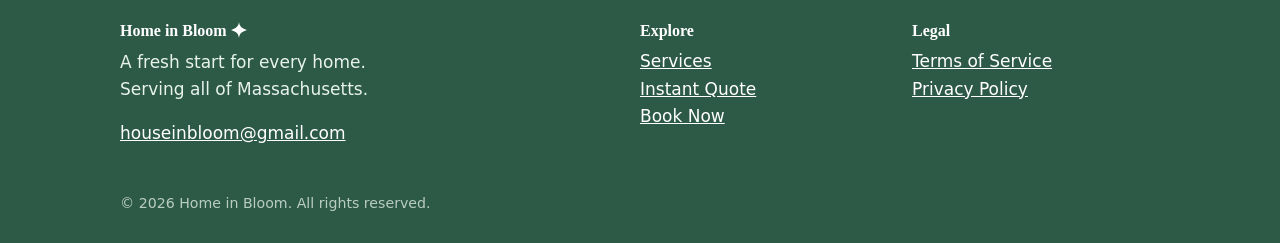
<file: terms.html>
<!doctype html>
<html lang="en"><head>
<meta charset="utf-8"><meta name="viewport" content="width=device-width,initial-scale=1">
<title>Terms of Service · Home in Bloom</title><link rel="icon" href="assets/favicon.svg" type="image/svg+xml">
<link rel="stylesheet" href="assets/style.css"><link rel="stylesheet" href="assets/fx.css">
<script>document.documentElement.classList.add("js")</script></head><body><div id="site-header"></div>
<main id="main"><section class="legal"><div class="wrap narrow">
<h1>Terms of Service</h1>
<p class="note">Last updated: <span class="tbd">[date — set when published]</span> · DRAFT, have these reviewed before relying on them.</p>
<p>These terms apply when you book a cleaning with Home in Bloom ("we", "us"). By submitting a booking request you agree to them.</p>

<h2>1. Services &amp; service area</h2>
<p>We provide residential and commercial cleaning throughout Massachusetts. The services we offer are listed on our <a href="services.html">Services</a> page.</p>

<h2>2. Estimates, pricing &amp; minimum</h2>
<ul><li>Prices shown on this website are <b>estimates</b> based on the details you enter. We confirm your final price by email before your visit.</li>
<li>All jobs are subject to a minimum price of <b data-min></b>.</li>
<li>Recurring customers receive $20 off each visit for every-2-weeks service and $30 off each visit for weekly service (Standard and Office Cleaning).</li></ul>

<h2>3. Booking</h2>
<p>Submitting the booking form is a request, not a guaranteed appointment. Your booking is confirmed once we confirm it by email.</p>

<h2>4. Payment</h2>
<p>We accept payment by Venmo. Payment instructions are provided in your booking confirmation. <span class="tbd">[Decision needed: when payment is due — before, on the day of, or after service — and whether a deposit is required.]</span></p>

<h2>5. Cancellations</h2>
<p>A cancellation fee of <b data-fee></b> applies when you cancel a confirmed booking. <span class="tbd">[Decision needed: how much notice avoids the fee, and how rescheduling is treated.]</span></p>

<h2>6. Refunds</h2>
<p><span class="tbd">[Decision needed: refund policy not specified.]</span></p>

<h2>7. Access &amp; your responsibilities</h2>
<p>Please make sure we can safely access the space at the agreed time and tell us about pets, alarms and special instructions when booking.</p>

<h2>8. Contact</h2>
<p>Questions? Email <a href="mailto:houseinbloom@gmail.com">houseinbloom@gmail.com</a>.</p>
</div></section></main>
<div id="site-footer"></div><script src="assets/config.js"></script><script src="assets/pricing.js"></script><script src="assets/layout.js"></script>
<script>document.querySelectorAll("[data-min]").forEach(e=>e.textContent=HIBPricing.fmt(HIB.minimum));document.querySelectorAll("[data-fee]").forEach(e=>e.textContent=HIBPricing.fmt(HIB.cancelFee));</script><script src="assets/fx.js"></script>
</body></html>
</file>
<file: assets/style.css>
:root{
  --cream:#fffaf7; --blush:#fbe3ea; --rose:#d9577f; --rose-d:#b53d65;
  --sage:#dcefe0; --sage-m:#9fcfae; --forest:#2d5a47; --ink:#27322d; --muted:#5d6b64;
  --line:#ecd9de; --white:#fff; --radius:18px;
  --serif:"Fraunces","Playfair Display",Georgia,"Times New Roman",serif;
  --sans:system-ui,-apple-system,"Segoe UI",Roboto,Helvetica,Arial,sans-serif;
}
*{box-sizing:border-box}
html{scroll-behavior:smooth}
body{margin:0;font:17px/1.6 var(--sans);color:var(--ink);background:var(--cream)}
img,svg{max-width:100%}
a{color:var(--rose-d)}
h1,h2,h3{font-family:var(--serif);color:var(--forest);line-height:1.15;margin:0 0 .5em;font-weight:600}
h1{font-size:clamp(2.2rem,5vw,3.6rem)} h2{font-size:clamp(1.7rem,3.4vw,2.4rem)} h3{font-size:1.25rem}
p{margin:0 0 1em}
.wrap{max-width:1080px;margin:0 auto;padding:0 20px}
.narrow{max-width:760px}
section{padding:64px 0}
.eyebrow{display:inline-flex;gap:8px;align-items:center;font-size:.85rem;letter-spacing:.12em;text-transform:uppercase;color:var(--rose-d);font-weight:700;margin-bottom:12px}
.lead{font-size:1.15rem;color:var(--muted)}
.skip{position:absolute;left:-999px}.skip:focus{left:10px;top:10px;background:#fff;padding:8px;z-index:99}

/* header */
header.site{position:sticky;top:0;z-index:20;background:rgba(255,250,247,.92);backdrop-filter:blur(8px);border-bottom:1px solid var(--line)}
header.site .wrap{display:flex;align-items:center;justify-content:space-between;height:68px}
.brand{display:flex;align-items:center;gap:10px;text-decoration:none;color:var(--forest);font-family:var(--serif);font-size:1.35rem;font-weight:700}
.brand svg{width:34px;height:34px}
nav.main{display:flex;gap:6px;align-items:center}
nav.main a{padding:8px 12px;border-radius:999px;text-decoration:none;color:var(--ink);font-weight:500}
nav.main a:hover,nav.main a[aria-current]{background:var(--blush)}
nav.main a.btn{color:#fff;background:var(--rose)}
nav.main a.btn:hover{background:var(--rose-d)}
.menu-btn{display:none;background:none;border:1px solid var(--line);border-radius:10px;padding:8px 12px;font-size:1rem}
@media(max-width:760px){
  .menu-btn{display:block}
  nav.main{display:none;position:absolute;top:68px;left:0;right:0;background:var(--cream);flex-direction:column;align-items:stretch;padding:12px 20px 20px;border-bottom:1px solid var(--line)}
  nav.main.open{display:flex}
}

/* buttons */
.btn{display:inline-block;background:var(--rose);color:#fff;border:0;border-radius:999px;padding:14px 26px;font:600 1rem var(--sans);text-decoration:none;cursor:pointer;transition:.15s}
.btn:hover{background:var(--rose-d);transform:translateY(-1px)}
.btn.alt{background:#fff;color:var(--forest);border:2px solid var(--sage-m)}
.btn.alt:hover{background:var(--sage)}
.btn[disabled]{opacity:.5;cursor:not-allowed;transform:none}
.row{display:flex;gap:12px;flex-wrap:wrap}

/* hero */
.hero{background:linear-gradient(160deg,var(--blush) 0%,var(--cream) 55%,var(--sage) 100%);padding:72px 0 56px;overflow:hidden}
.hero .wrap{display:grid;grid-template-columns:1.1fr .9fr;gap:32px;align-items:center}
.hero svg.art{width:100%;height:auto}
@media(max-width:820px){.hero .wrap{grid-template-columns:1fr}.hero svg.art{max-width:360px;margin:0 auto}}

/* cards */
.grid{display:grid;gap:20px}
.g3{grid-template-columns:repeat(auto-fit,minmax(250px,1fr))}
.g2{grid-template-columns:repeat(auto-fit,minmax(300px,1fr))}
.card{background:#fff;border:1px solid var(--line);border-radius:var(--radius);padding:24px;box-shadow:0 6px 18px rgba(181,61,101,.06)}
.card .tag{font-size:.75rem;text-transform:uppercase;letter-spacing:.1em;color:var(--forest);background:var(--sage);padding:3px 10px;border-radius:999px;display:inline-block;margin-bottom:10px}
.card ul{padding-left:1.1em;margin:0 0 12px;color:var(--muted)}
.price{font-weight:700;color:var(--rose-d)}
.band{background:var(--sage)}
.pink{background:var(--blush)}
.steps{counter-reset:s}.steps .card{position:relative;padding-top:44px}
.steps .card::before{counter-increment:s;content:counter(s);position:absolute;top:-16px;left:20px;width:38px;height:38px;border-radius:50%;background:var(--rose);color:#fff;display:grid;place-items:center;font-weight:700}
.sparkle{width:1em;height:1em;vertical-align:-.1em;fill:var(--rose)}
.note{font-size:.9rem;color:var(--muted)}
.disc{display:flex;gap:20px;flex-wrap:wrap}
.disc .card{flex:1;min-width:220px;text-align:center}
.disc .big{font-family:var(--serif);font-size:2.4rem;color:var(--rose-d);font-weight:700}
blockquote{margin:0}

/* forms */
label{display:block;font-weight:600;margin:14px 0 6px}
input,select,textarea{width:100%;font:inherit;padding:12px 14px;border:1.5px solid var(--line);border-radius:12px;background:#fff;color:var(--ink)}
input:focus,select:focus,textarea:focus{outline:3px solid var(--sage-m);border-color:var(--forest)}
.two{display:grid;grid-template-columns:1fr 1fr;gap:14px}
@media(max-width:560px){.two{grid-template-columns:1fr}}
.check{display:flex;gap:10px;align-items:center;font-weight:400;margin:8px 0;padding:10px 12px;border:1.5px solid var(--line);border-radius:12px;background:#fff}
.check input{width:auto}
.check .qty{width:76px;margin-left:auto;padding:6px 8px}
.check .p{margin-left:auto;color:var(--muted)}
.opt{display:block;border:2px solid var(--line);border-radius:14px;padding:14px 16px;margin:10px 0;cursor:pointer;background:#fff;font-weight:400}
.opt:has(input:checked){border-color:var(--rose);background:var(--blush)}
.opt input{width:auto;margin-right:8px}
.opt b{font-weight:700}
.err{color:#b3261e;font-size:.9rem;margin-top:6px;min-height:1.2em}

/* quote + booking layout */
.split{display:grid;grid-template-columns:1.3fr 1fr;gap:28px;align-items:start}
@media(max-width:860px){.split{grid-template-columns:1fr}}
.summary{position:sticky;top:90px}
.summary table{width:100%;border-collapse:collapse;font-size:.95rem}
.summary td{padding:6px 0;border-bottom:1px dashed var(--line)}
.summary td:last-child{text-align:right;white-space:nowrap}
.summary .total td{font-weight:800;font-size:1.25rem;color:var(--forest);border:0;padding-top:12px}
.summary .disc-row td{color:var(--forest)}
.progress{display:flex;gap:6px;margin-bottom:22px}
.progress span{flex:1;height:8px;border-radius:99px;background:var(--line)}

.stepname{font-size:.9rem;color:var(--muted);margin-bottom:6px}
.step{display:none}.step.active{display:block}
.nav{display:flex;justify-content:space-between;gap:12px;margin-top:24px}
.callout{background:var(--sage);border-radius:14px;padding:16px 18px;margin:16px 0}
.tbd{background:#fff3b0;border-radius:6px;padding:0 6px;font-weight:600}

/* footer */
footer.site{background:var(--forest);color:#e8f3ec;padding:44px 0 28px}
footer.site a{color:#fff}
footer.site .cols{display:grid;grid-template-columns:2fr 1fr 1fr;gap:24px}
@media(max-width:700px){footer.site .cols{grid-template-columns:1fr}}
footer.site h3{color:#fff;font-size:1rem}
footer.site ul{list-style:none;padding:0;margin:0}
footer.site small{display:block;margin-top:28px;opacity:.75}

/* legal */
.legal h2{font-size:1.4rem;margin-top:1.8em}
.legal li{margin-bottom:.4em}
</file>
<file: assets/fx.css>
/* Motion layer. Everything here is transform/opacity-based and disabled under prefers-reduced-motion. */
@view-transition{navigation:auto}
::view-transition-old(root){animation:.25s ease both vtOut}
::view-transition-new(root){animation:.35s ease both vtIn}
@keyframes vtOut{to{opacity:0}} @keyframes vtIn{from{opacity:0}}
html{overflow-x:hidden} body{overflow-x:hidden;overflow-x:clip}

/* ---------- scroll reveal (uses individual props so it never fights tilt/hover transforms) ---------- */
.js [data-reveal]{opacity:0;translate:0 34px;scale:.97;
  transition:opacity .9s cubic-bezier(.2,.7,.2,1),translate .9s cubic-bezier(.2,.7,.2,1),scale .9s cubic-bezier(.2,.7,.2,1);
  transition-delay:calc(var(--d,0)*90ms)}
.js [data-reveal].in{opacity:1;translate:0 0;scale:1}

/* scroll progress + header */
#scrollbar{position:fixed;top:0;left:0;right:0;height:4px;z-index:50;transform-origin:left;transform:scaleX(0);
  background:linear-gradient(90deg,var(--rose),#f6d36b,var(--sage-m))}
header.site{transition:box-shadow .3s,background .3s}
header.site.scrolled{box-shadow:0 8px 24px rgba(181,61,101,.12)}
header.site .brand svg{transition:rotate .6s cubic-bezier(.3,1.6,.5,1)}
.brand:hover svg{rotate:216deg}
nav.main a{position:relative;transition:background .2s,color .2s}
nav.main a:not(.btn)::after{content:"";position:absolute;left:14px;right:14px;bottom:4px;height:2px;border-radius:2px;background:var(--rose);scale:0 1;transition:scale .25s}
nav.main a:not(.btn):hover::after{scale:1 1}

/* ---------- buttons ---------- */
.btn{position:relative;overflow:hidden;translate:var(--mx,0) var(--my,0);
  transition:background .2s,transform .2s,translate .25s cubic-bezier(.2,.8,.2,1),box-shadow .25s}
.btn::after{content:"";position:absolute;inset:0;background:linear-gradient(105deg,transparent 30%,rgba(255,255,255,.55) 50%,transparent 70%);translate:-120% 0;transition:translate .6s}
.btn:hover::after{translate:120% 0}
.btn:hover{box-shadow:0 10px 24px rgba(217,87,127,.35)}
.btn:active{transform:scale(.96)}
.btn.pulse{animation:pulse 2.6s 2.2s infinite}
@keyframes pulse{0%{box-shadow:0 0 0 0 rgba(217,87,127,.5)}70%,100%{box-shadow:0 0 0 18px rgba(217,87,127,0)}}

/* ---------- hero ---------- */
.hero{position:relative;background:linear-gradient(120deg,var(--blush),var(--cream),var(--sage),var(--blush));background-size:300% 300%;animation:bgShift 18s ease-in-out infinite;padding-bottom:96px}
@keyframes bgShift{0%,100%{background-position:0 50%}50%{background-position:100% 50%}}
.hero .blobs{position:absolute;inset:0;overflow:hidden;pointer-events:none}
.hero .blobs i{position:absolute;border-radius:50%;filter:blur(40px);opacity:.55;
  translate:calc(var(--px,0)*var(--k)*1px) calc(var(--py,0)*var(--k)*1px);transition:translate .6s ease-out;animation:drift 14s ease-in-out infinite alternate}
.hero .blobs i:nth-child(1){--k:-30;width:320px;height:320px;background:#f6b8cb;left:-80px;top:-60px}
.hero .blobs i:nth-child(2){--k:24;width:280px;height:280px;background:#bfe3c9;right:-60px;bottom:20px;animation-delay:-5s}
.hero .blobs i:nth-child(3){--k:-16;width:180px;height:180px;background:#fff0b8;left:45%;top:30%;animation-delay:-9s}
@keyframes drift{from{transform:translate(0,0) scale(1)}to{transform:translate(40px,-30px) scale(1.18)}}
.hero .wrap{position:relative}
.hero svg.art{translate:calc(var(--px,0)*14px) calc(var(--py,0)*10px);transition:translate .5s ease-out;overflow:visible}

.hero h1 .w{display:inline-block;overflow:hidden;vertical-align:bottom;padding-bottom:.12em;margin-bottom:-.12em}
.hero h1 .wi{display:inline-block;animation:wordUp .9s cubic-bezier(.2,.9,.2,1) both;animation-delay:calc(.15s + var(--i)*.09s)}
@keyframes wordUp{from{translate:0 110%;rotate:6deg;opacity:0}to{translate:0 0;rotate:0deg;opacity:1}}
.hero h1 em{font-style:italic;color:var(--rose-d);position:relative;display:inline-block}
.hero h1 em::after{content:"";position:absolute;left:0;right:0;bottom:-.02em;height:.14em;border-radius:99px;background:linear-gradient(90deg,var(--rose),#f6d36b);transform-origin:left;animation:underline 1s 1.1s cubic-bezier(.2,.8,.2,1) both}
@keyframes underline{from{transform:scaleX(0)}to{transform:scaleX(1)}}
.hero .eyebrow,.hero .lead,.hero .row,.hero .note{animation:rise .9s cubic-bezier(.2,.8,.2,1) both}
.hero .eyebrow{animation-delay:.05s}.hero .lead{animation-delay:.85s}.hero .row{animation-delay:1s}.hero .note{animation-delay:1.15s}
@keyframes rise{from{opacity:0;translate:0 24px}to{opacity:1;translate:0 0}}
.eyebrow .sparkle{animation:spin 6s linear infinite}
@keyframes spin{to{rotate:360deg}}

/* hero art */
svg.art .blob,svg.art .leaf,svg.art .flower,svg.art .petal,svg.art .ctr,svg.art .tw,svg.art .bub{transform-box:fill-box}
svg.art .blob{transform-origin:center;animation:blobIn 1s cubic-bezier(.3,1.4,.5,1) both,blobBreathe 12s 1s ease-in-out infinite}
@keyframes blobIn{from{scale:.2;opacity:0}to{scale:1;opacity:1}}
@keyframes blobBreathe{0%,100%{scale:1;rotate:0deg}50%{scale:1.05;rotate:4deg}}
svg.art .stem{stroke-dasharray:1;stroke-dashoffset:0;animation:grow 1.1s cubic-bezier(.4,.1,.2,1) both;animation-delay:var(--d,.2s)}
@keyframes grow{from{stroke-dashoffset:1}to{stroke-dashoffset:0}}
svg.art .leaf{transform-origin:0% 100%;animation:leafIn .8s cubic-bezier(.3,1.5,.5,1) both,leafSway 5s 2.5s ease-in-out infinite;animation-delay:var(--d,1s),calc(var(--d,1s) + 1.5s)}
svg.art .leaf.r{transform-origin:100% 100%}
@keyframes leafIn{from{scale:0}to{scale:1}}
@keyframes leafSway{0%,100%{rotate:0deg}50%{rotate:5deg}}
svg.art .flower{transform-origin:center;animation:bloomIn 1.2s cubic-bezier(.3,1.5,.5,1) both,sway 7s ease-in-out infinite;animation-delay:var(--d,1s),calc(var(--d,1s) + 1.4s)}
@keyframes bloomIn{from{scale:0;rotate:-120deg}to{scale:1;rotate:0deg}}
@keyframes sway{0%,100%{rotate:-4deg}50%{rotate:5deg}}
svg.art .petal{transform-origin:50% 105%;animation:petalIn .7s cubic-bezier(.3,1.6,.5,1) both;animation-delay:calc(var(--d,1s) + var(--i)*.09s)}
@keyframes petalIn{from{scale:.1;opacity:0}to{scale:1;opacity:1}}
svg.art .ctr{transform-origin:center;animation:ctrPop .6s cubic-bezier(.3,2,.5,1) both,ctrBeat 3s 2.5s ease-in-out infinite;animation-delay:calc(var(--d,1s) + .6s),calc(var(--d,1s) + 2s)}
@keyframes ctrPop{from{scale:0}to{scale:1}}
@keyframes ctrBeat{0%,100%{scale:1}50%{scale:1.18}}
svg.art .tw{transform-origin:center;animation:twinkle 2.8s ease-in-out infinite;animation-delay:var(--t,0s)}
@keyframes twinkle{0%,100%{scale:.3;rotate:0deg;opacity:.35}50%{scale:1.15;rotate:90deg;opacity:1}}
svg.art .bub{transform-origin:center;animation:bubble 7s ease-in infinite;animation-delay:var(--t,0s)}
@keyframes bubble{0%{translate:0 40px;opacity:0;scale:.6}15%{opacity:.9}100%{translate:8px -150px;opacity:0;scale:1.2}}

/* waves */
.wave{position:absolute;left:0;right:0;height:60px;overflow:hidden;line-height:0;pointer-events:none}
.wave.bottom{bottom:-1px}.wave.top{top:-59px}
.wave svg{width:200%;height:100%;animation:waveMove 14s linear infinite}
.wave svg+svg{position:absolute;left:0;top:0;opacity:.5;animation-duration:22s;animation-direction:reverse}
.wave path{fill:var(--c)}
@keyframes waveMove{to{translate:-50% 0}}
section.has-wave{position:relative}

/* marquee */
.marquee{overflow:hidden;background:var(--forest);color:#fff;padding:15px 0;rotate:-1.2deg;scale:1.04;margin:-18px 0 24px;position:relative;z-index:2}
.marquee .track{display:flex;width:max-content;animation:marquee 34s linear infinite}
.marquee:hover .track{animation-play-state:paused}
.marquee span{padding:0 20px;font-family:var(--serif);font-size:1.3rem;white-space:nowrap;display:inline-flex;align-items:center;gap:40px}
.marquee span::after{content:"✦";color:#f6b8cb;font-size:1rem;animation:spin 5s linear infinite}
@keyframes marquee{to{translate:-50% 0}}

/* ---------- cards ---------- */
.card{transition:box-shadow .3s,border-color .3s}
.card[data-tilt]{transition:transform .35s cubic-bezier(.2,.8,.2,1),box-shadow .3s;will-change:transform;position:relative;transform-style:preserve-3d}
.card[data-tilt]:hover{box-shadow:0 22px 44px rgba(181,61,101,.18);border-color:#f2a1ba;transition:transform .08s linear,box-shadow .3s}
.card[data-tilt]::after{content:"";position:absolute;inset:0;border-radius:inherit;pointer-events:none;opacity:0;transition:opacity .3s;
  background:radial-gradient(260px circle at var(--gx,50%) var(--gy,50%),rgba(255,196,214,.45),transparent 62%)}
.card[data-tilt]:hover::after{opacity:1}
.card .tag{transition:background .2s,scale .2s}
.card:hover .tag{background:#c6e8d0;scale:1.06}
.steps .card::before{transition:rotate .6s cubic-bezier(.3,1.6,.5,1),scale .3s}
.steps .card:hover::before{rotate:360deg;scale:1.15}
.disc .big{display:inline-block}
.card a{transition:letter-spacing .2s}.card a:hover{letter-spacing:.03em}

/* ---------- forms & booking flow ---------- */
.opt{transition:border-color .2s,background .2s,transform .2s,box-shadow .2s}
.opt:hover{transform:translateX(4px);border-color:#f2a1ba}
.opt:has(input:checked){box-shadow:0 8px 20px rgba(217,87,127,.18);animation:pop .35s cubic-bezier(.3,1.8,.5,1)}
.check{transition:border-color .2s,background .2s,transform .15s}
.check:hover{border-color:var(--sage-m);background:#f7fcf8}.check:has(input:checked){background:var(--sage);border-color:var(--sage-m)}
@keyframes pop{0%{scale:.96}60%{scale:1.025}100%{scale:1}}
input,select,textarea{transition:border-color .2s,box-shadow .25s,transform .2s}
input:focus,select:focus,textarea:focus{box-shadow:0 0 0 5px rgba(159,207,174,.35)}
.step.active{animation:stepIn .5s cubic-bezier(.2,.8,.2,1) both}
@keyframes stepIn{from{opacity:0;translate:36px 0}to{opacity:1;translate:0 0}}
.progress span{background:linear-gradient(90deg,var(--rose),#f6a6c0) no-repeat var(--line);background-size:0 100%;background-color:var(--line);transition:background-size .6s cubic-bezier(.3,.8,.2,1)}
.progress span.on{background-size:100% 100%;animation:pop .5s}
.err:not(:empty){animation:shake .4s}
@keyframes shake{20%,60%{translate:-6px 0}40%,80%{translate:6px 0}}
.summary .amt{display:inline-block}
.summary tr{animation:rowIn .35s ease both}
@keyframes rowIn{from{opacity:0;translate:-8px 0}to{opacity:1;translate:0 0}}

/* success */
#done h2{animation:rise .7s .2s both}
.checkmark{width:84px;height:84px;display:block;margin:0 0 12px}
.checkmark circle{fill:var(--sage);transform-origin:center;transform-box:fill-box;animation:ctrPop .6s cubic-bezier(.3,1.8,.5,1) both}
.checkmark path{fill:none;stroke:var(--forest);stroke-width:5;stroke-linecap:round;stroke-linejoin:round;stroke-dasharray:1;stroke-dashoffset:0;animation:grow .7s .5s ease-out both}

/* canvas fx layer */
#fx{position:fixed;inset:0;width:100%;height:100%;pointer-events:none;z-index:40}

/* footer */
footer.site .cols>div{transition:translate .3s}
footer.site a{transition:opacity .2s}footer.site a:hover{opacity:.7}

@media (prefers-reduced-motion:reduce){
  *,*::before,*::after{animation:none!important;transition:none!important}
  .marquee .track{translate:0 0}
  html{scroll-behavior:auto}
}
</file>
